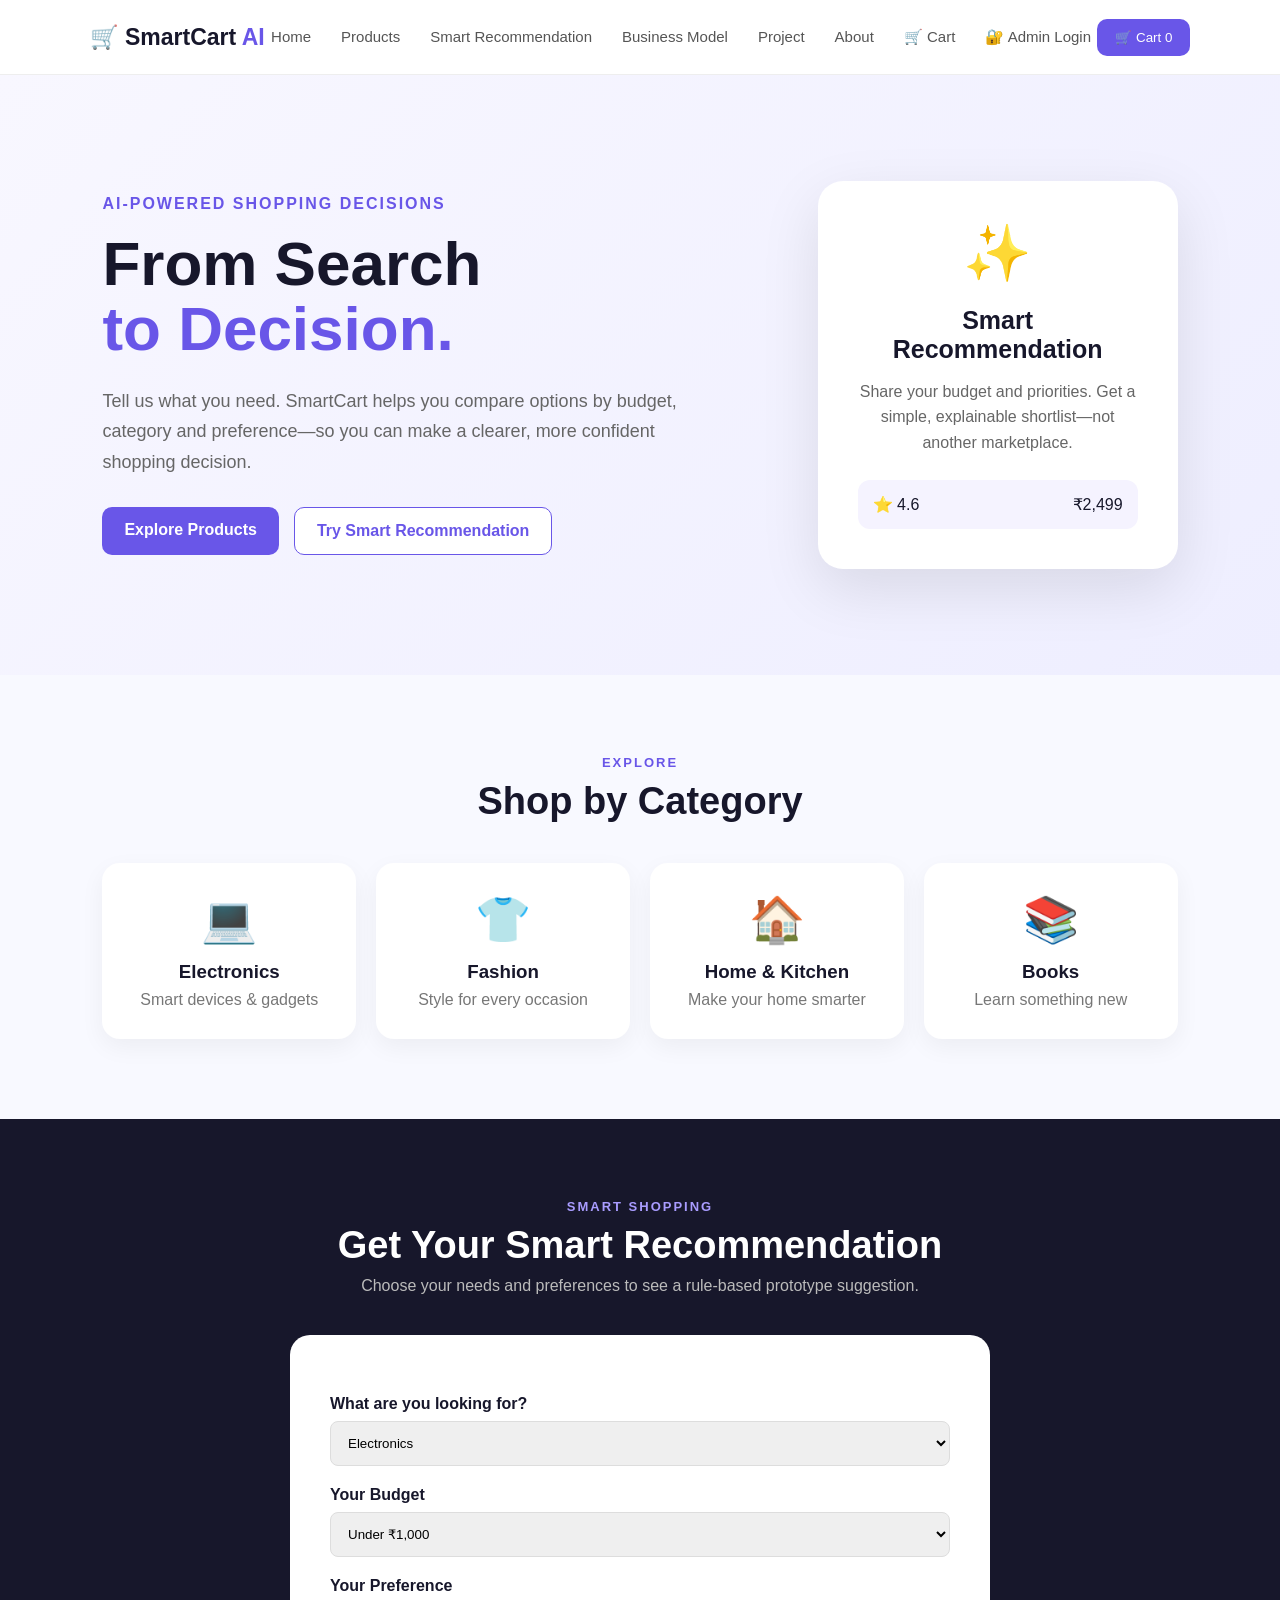
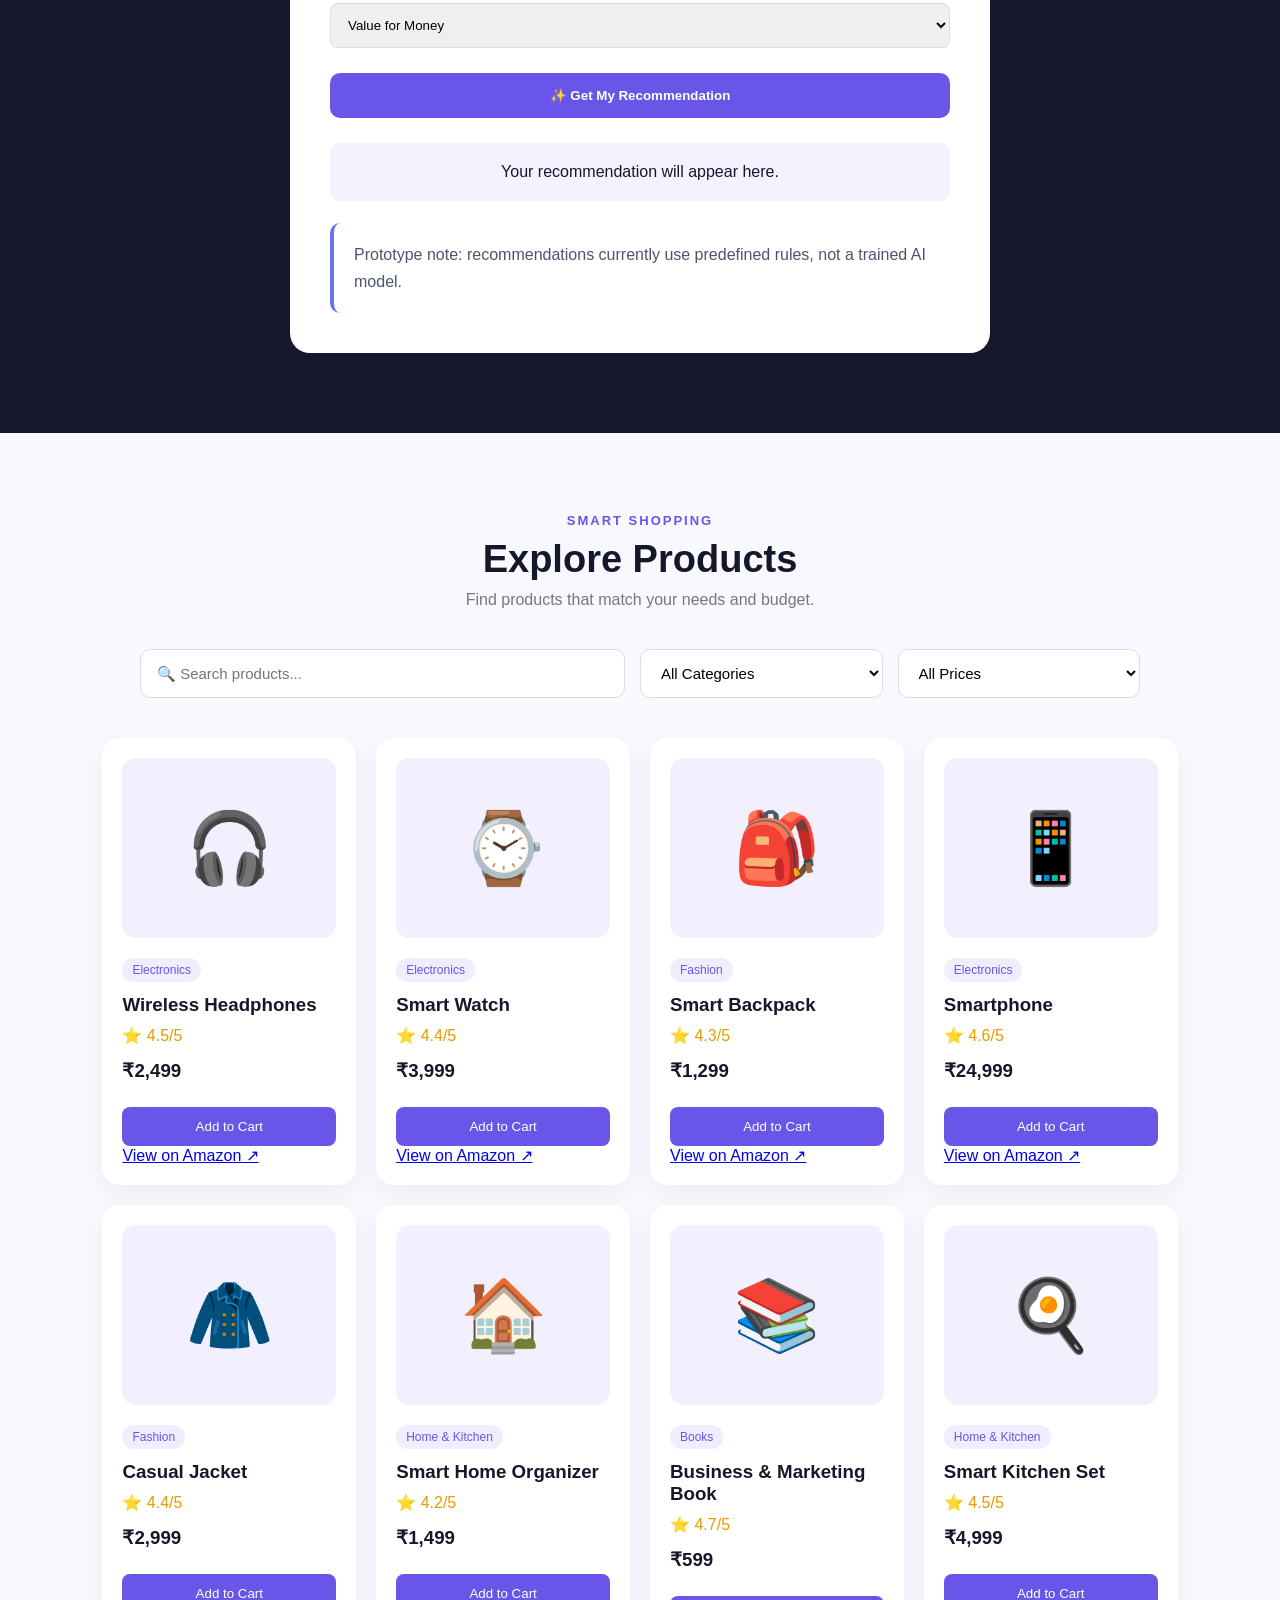
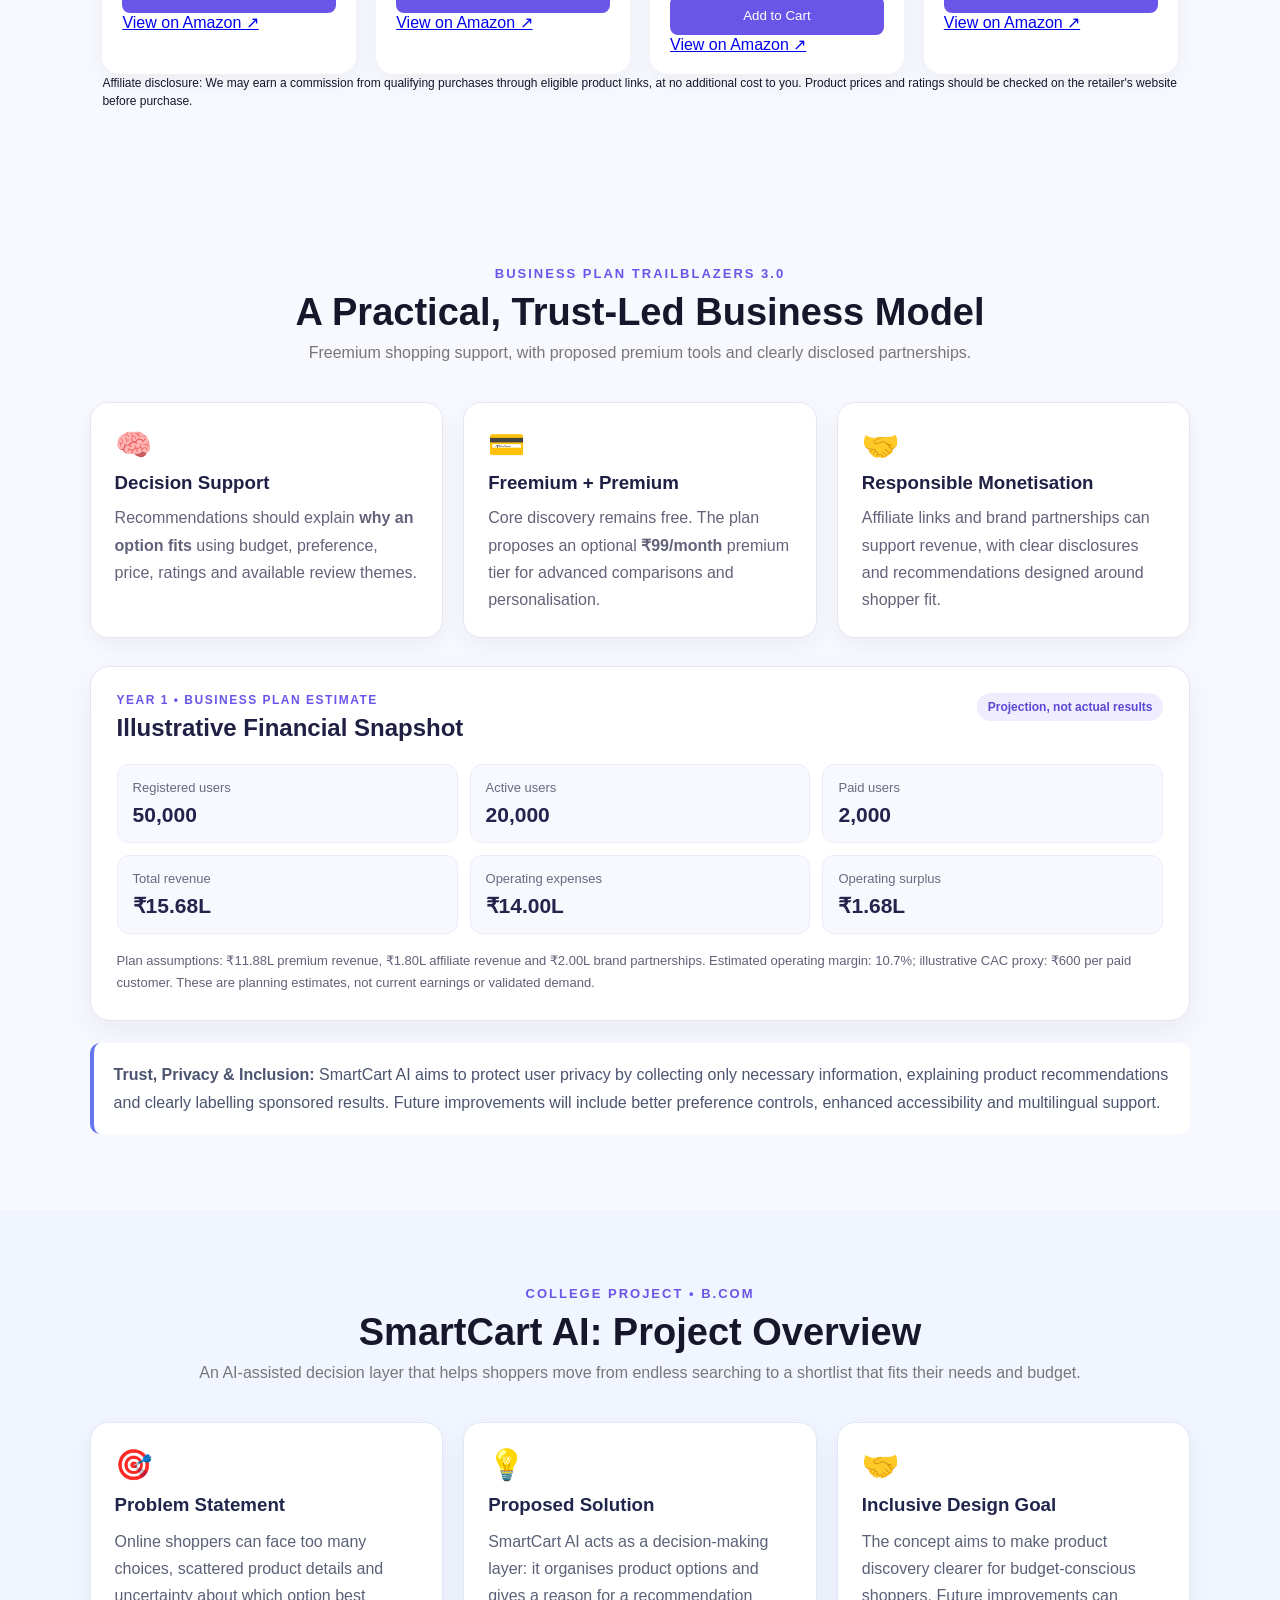
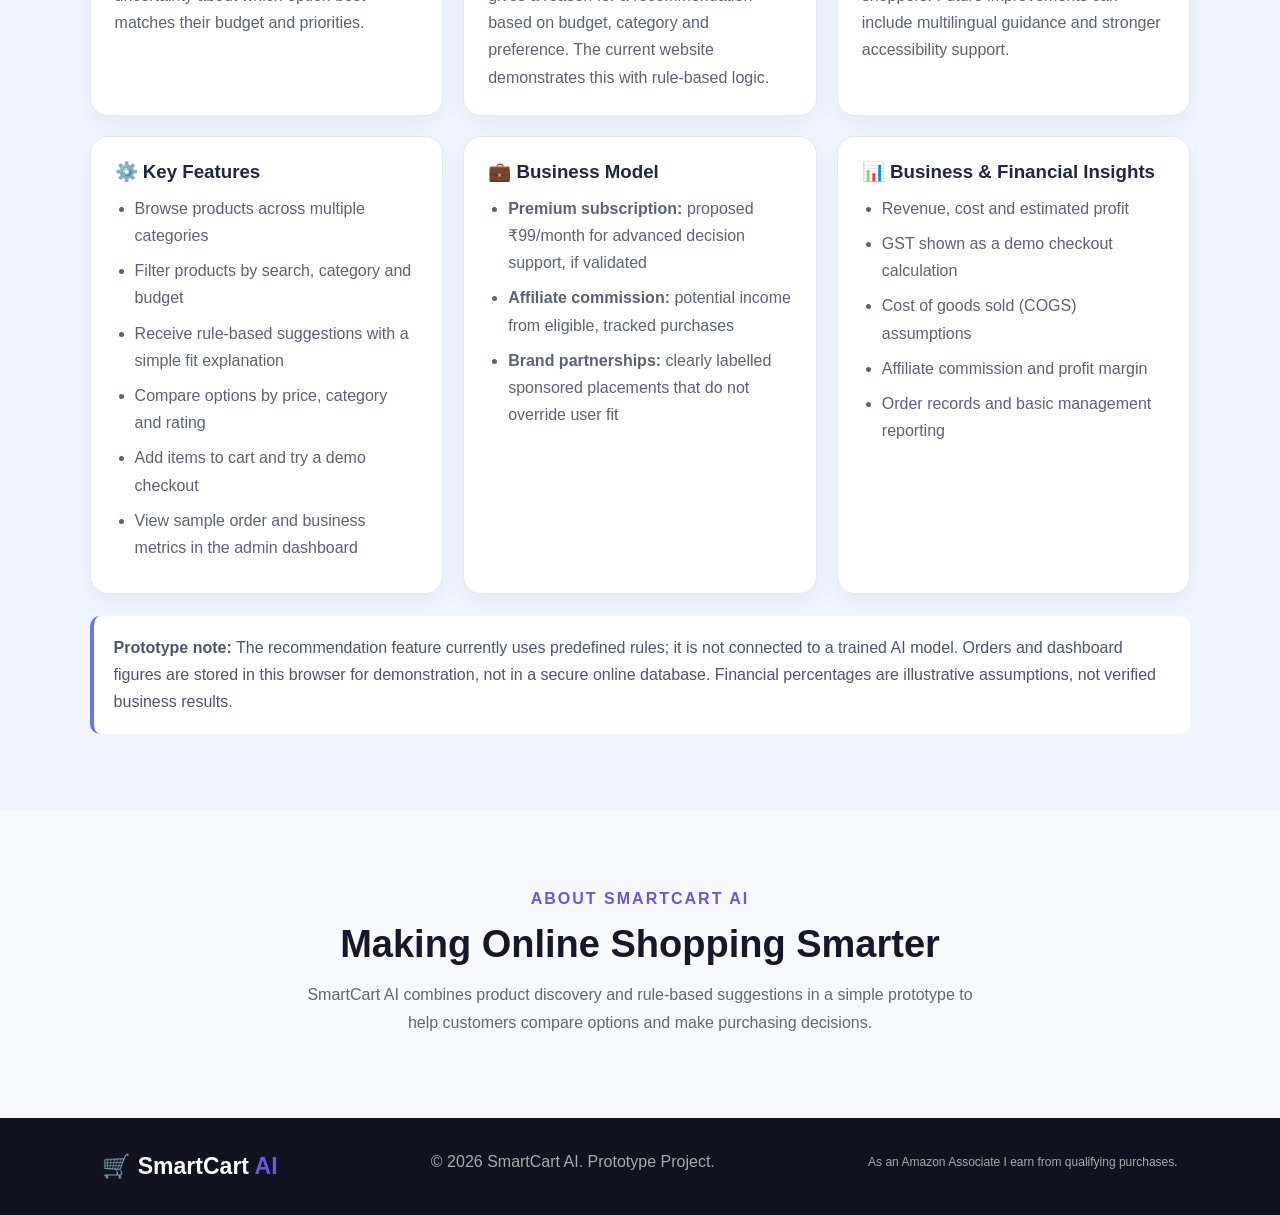
<file: index.html>
<!DOCTYPE html>
<html lang="en">
<head>
    <meta charset="UTF-8">
    <meta name="viewport" content="width=device-width, initial-scale=1.0">
    <title>SmartCart AI</title>
    <link rel="stylesheet" href="style.css">
</head>
<body>
<header class="navbar">
    <div class="logo">🛒 SmartCart <span>AI</span></div>
    <nav>
        <a href="#">Home</a>
        <a href="#products">Products</a>
        <a href="#recommendation">Smart Recommendation</a>
        <a href="#business-model">Business Model</a>
        <a href="#college-project">Project</a>
        <a href="#about">About</a>
        <a href="cart.html">🛒 Cart</a>
        <a href="admin-login.html">🔐 Admin Login</a>
    </nav>
    <button class="cart-btn" onclick="showCart()">🛒 Cart <span id="cart-count">0</span></button>
</header>

<section class="hero">
    <div class="hero-text">
        <p class="small-heading">AI-POWERED SHOPPING DECISIONS</p>
        <h1>From Search<br><span>to Decision.</span></h1>
        <p>Tell us what you need. SmartCart helps you compare options by budget, category and preference—so you can make a clearer, more confident shopping decision.</p>
        <div class="hero-buttons">
            <a href="#products" class="primary-btn">Explore Products</a>
            <a href="#recommendation" class="secondary-btn">Try Smart Recommendation</a>
        </div>
    </div>
    <div class="hero-card">
        <div class="ai-icon">✨</div>
        <h3>Smart Recommendation</h3>
        <p>Share your budget and priorities. Get a simple, explainable shortlist—not another marketplace.</p>
        <div class="recommendation-preview"><span>⭐ 4.6</span><span>₹2,499</span></div>
    </div>
</section>

<section class="categories">
    <div class="section-heading"><p>EXPLORE</p><h2>Shop by Category</h2></div>
    <div class="category-grid">
        <div class="category-card"><div>💻</div><h3>Electronics</h3><p>Smart devices &amp; gadgets</p></div>
        <div class="category-card"><div>👕</div><h3>Fashion</h3><p>Style for every occasion</p></div>
        <div class="category-card"><div>🏠</div><h3>Home &amp; Kitchen</h3><p>Make your home smarter</p></div>
        <div class="category-card"><div>📚</div><h3>Books</h3><p>Learn something new</p></div>
    </div>
</section>

<section id="recommendation" class="ai-section">
    <div class="section-heading"><p>SMART SHOPPING</p><h2>Get Your Smart Recommendation</h2><span>Choose your needs and preferences to see a rule-based prototype suggestion.</span></div>
    <div class="ai-box">
        <label for="category">What are you looking for?</label>
        <select id="category">
            <option value="electronics">Electronics</option><option value="fashion">Fashion</option>
            <option value="home">Home &amp; Kitchen</option><option value="books">Books</option>
        </select>
        <label for="budget">Your Budget</label>
        <select id="budget">
            <option value="1000">Under ₹1,000</option><option value="5000">₹1,000 - ₹5,000</option>
            <option value="10000">₹5,000 - ₹10,000</option><option value="50000">₹10,000+</option>
        </select>
        <label for="preference">Your Preference</label>
        <select id="preference">
            <option value="value">Value for Money</option><option value="rating">Best Rating</option>
            <option value="premium">Premium Quality</option><option value="price">Lowest Price</option>
        </select>
        <button class="recommend-btn" onclick="getRecommendation()">✨ Get My Recommendation</button>
        <div id="recommendation-result" class="result-box">Your recommendation will appear here.</div>
        <p class="project-note">Prototype note: recommendations currently use predefined rules, not a trained AI model.</p>
    </div>
</section>

<section id="products" class="products-section">
    <div class="section-heading"><p>SMART SHOPPING</p><h2>Explore Products</h2><span>Find products that match your needs and budget.</span></div>
    <div class="product-controls">
        <input type="text" id="searchInput" placeholder="🔍 Search products..." onkeyup="filterProducts()" aria-label="Search products">
        <select id="categoryFilter" onchange="filterProducts()" aria-label="Filter by category">
            <option value="all">All Categories</option><option value="electronics">Electronics</option>
            <option value="fashion">Fashion</option><option value="home">Home &amp; Kitchen</option><option value="books">Books</option>
        </select>
        <select id="priceFilter" onchange="filterProducts()" aria-label="Filter by maximum price">
            <option value="all">All Prices</option><option value="1000">Under ₹1,000</option>
            <option value="5000">Under ₹5,000</option><option value="10000">Under ₹10,000</option>
        </select>
    </div>
    <div class="product-grid" id="productGrid">
        <div class="product-card" data-category="electronics" data-price="2499" data-name="wireless headphones">
            <div class="product-image">🎧</div><span class="product-category">Electronics</span><h3>Wireless Headphones</h3><p class="rating">⭐ 4.5/5</p><h3>₹2,499</h3>
            <button onclick="addProductToCart('Wireless Headphones',2499)">Add to Cart</button>
            <a href="https://link.amazon/B08OMAWTj" class="amazon-btn" target="_blank" rel="sponsored noopener noreferrer" aria-label="View Wireless Headphones on Amazon">View on Amazon ↗</a>
        </div>
        <div class="product-card" data-category="electronics" data-price="3999" data-name="smart watch">
            <div class="product-image">⌚</div><span class="product-category">Electronics</span><h3>Smart Watch</h3><p class="rating">⭐ 4.4/5</p><h3>₹3,999</h3>
            <button onclick="addProductToCart('Smart Watch',3999)">Add to Cart</button>
            <a href="https://link.amazon/B07CnDCTd" class="amazon-btn" target="_blank" rel="sponsored noopener noreferrer" aria-label="View Smart Watch on Amazon">View on Amazon ↗</a>
        </div>
        <div class="product-card" data-category="fashion" data-price="1299" data-name="smart backpack">
            <div class="product-image">🎒</div><span class="product-category">Fashion</span><h3>Smart Backpack</h3><p class="rating">⭐ 4.3/5</p><h3>₹1,299</h3>
            <button onclick="addProductToCart('Smart Backpack',1299)">Add to Cart</button>
            <a href="https://link.amazon/B0a3elq27" class="amazon-btn" target="_blank" rel="sponsored noopener noreferrer" aria-label="View Smart Backpack on Amazon">View on Amazon ↗</a>
        </div>
        <div class="product-card" data-category="electronics" data-price="24999" data-name="smartphone">
            <div class="product-image">📱</div><span class="product-category">Electronics</span><h3>Smartphone</h3><p class="rating">⭐ 4.6/5</p><h3>₹24,999</h3>
            <button onclick="addProductToCart('Smartphone',24999)">Add to Cart</button>
            <a href="https://link.amazon/B01LTPc0l" class="amazon-btn" target="_blank" rel="sponsored noopener noreferrer" aria-label="View Smartphone on Amazon">View on Amazon ↗</a>
        </div>
        <div class="product-card" data-category="fashion" data-price="2999" data-name="casual jacket">
            <div class="product-image">🧥</div><span class="product-category">Fashion</span><h3>Casual Jacket</h3><p class="rating">⭐ 4.4/5</p><h3>₹2,999</h3>
            <button onclick="addProductToCart('Casual Jacket',2999)">Add to Cart</button>
            <a href="https://link.amazon/B01AerGeQ" class="amazon-btn" target="_blank" rel="sponsored noopener noreferrer" aria-label="View Casual Jacket on Amazon">View on Amazon ↗</a>
        </div>
        <div class="product-card" data-category="home" data-price="1499" data-name="home organizer">
            <div class="product-image">🏠</div><span class="product-category">Home &amp; Kitchen</span><h3>Smart Home Organizer</h3><p class="rating">⭐ 4.2/5</p><h3>₹1,499</h3>
            <button onclick="addProductToCart('Smart Home Organizer',1499)">Add to Cart</button>
            <a href="https://link.amazon/B0j19z7xU" class="amazon-btn" target="_blank" rel="sponsored noopener noreferrer" aria-label="View Smart Home Organizer on Amazon">View on Amazon ↗</a>
        </div>
        <div class="product-card" data-category="books" data-price="599" data-name="business book">
            <div class="product-image">📚</div><span class="product-category">Books</span><h3>Business &amp; Marketing Book</h3><p class="rating">⭐ 4.7/5</p><h3>₹599</h3>
            <button onclick="addProductToCart('Business & Marketing Book',599)">Add to Cart</button>
            <a href="https://link.amazon/B07b2qt5Y" class="amazon-btn" target="_blank" rel="sponsored noopener noreferrer" aria-label="View Business and Marketing Book on Amazon">View on Amazon ↗</a>
        </div>
        <div class="product-card" data-category="home" data-price="4999" data-name="smart kitchen set">
            <div class="product-image">🍳</div><span class="product-category">Home &amp; Kitchen</span><h3>Smart Kitchen Set</h3><p class="rating">⭐ 4.5/5</p><h3>₹4,999</h3>
            <button onclick="addProductToCart('Smart Kitchen Set',4999)">Add to Cart</button>
            <a href="https://link.amazon/B01hTSN9I" class="amazon-btn" target="_blank" rel="sponsored noopener noreferrer" aria-label="View Smart Kitchen Set on Amazon">View on Amazon ↗</a>
        </div>
    </div>
    <p id="noProducts" class="no-products">No products found.</p>
    <p class="amazon-disclosure">Affiliate disclosure: We may earn a commission from qualifying purchases through eligible product links, at no additional cost to you. Product prices and ratings should be checked on the retailer's website before purchase.</p>
</section>

<section id="business-model" class="business-plan-section">
    <div class="section-heading"><p>BUSINESS PLAN TRAILBLAZERS 3.0</p><h2>A Practical, Trust-Led Business Model</h2><span>Freemium shopping support, with proposed premium tools and clearly disclosed partnerships.</span></div>
    <div class="business-plan-grid">
        <article class="business-plan-card"><div class="plan-icon">🧠</div><h3>Decision Support</h3><p>Recommendations should explain <strong>why an option fits</strong> using budget, preference, price, ratings and available review themes.</p></article>
        <article class="business-plan-card"><div class="plan-icon">💳</div><h3>Freemium + Premium</h3><p>Core discovery remains free. The plan proposes an optional <strong>₹99/month</strong> premium tier for advanced comparisons and personalisation.</p></article>
        <article class="business-plan-card"><div class="plan-icon">🤝</div><h3>Responsible Monetisation</h3><p>Affiliate links and brand partnerships can support revenue, with clear disclosures and recommendations designed around shopper fit.</p></article>
    </div>
    <div class="forecast-panel">
        <div class="forecast-heading"><div><p class="forecast-eyebrow">YEAR 1 • BUSINESS PLAN ESTIMATE</p><h3>Illustrative Financial Snapshot</h3></div><span class="forecast-tag">Projection, not actual results</span></div>
        <div class="forecast-metrics">
            <div><span>Registered users</span><strong>50,000</strong></div><div><span>Active users</span><strong>20,000</strong></div><div><span>Paid users</span><strong>2,000</strong></div>
            <div><span>Total revenue</span><strong>₹15.68L</strong></div><div><span>Operating expenses</span><strong>₹14.00L</strong></div><div><span>Operating surplus</span><strong>₹1.68L</strong></div>
        </div>
        <p class="forecast-note">Plan assumptions: ₹11.88L premium revenue, ₹1.80L affiliate revenue and ₹2.00L brand partnerships. Estimated operating margin: 10.7%; illustrative CAC proxy: ₹600 per paid customer. These are planning estimates, not current earnings or validated demand.</p>
    </div>
    <p class="project-note"><strong>Trust, Privacy &amp; Inclusion:</strong> SmartCart AI aims to protect user privacy by collecting only necessary information, explaining product recommendations and clearly labelling sponsored results. Future improvements will include better preference controls, enhanced accessibility and multilingual support.</p>
</section>

<section id="college-project" class="college-project-section">
    <div class="section-heading"><p>COLLEGE PROJECT • B.COM</p><h2>SmartCart AI: Project Overview</h2><span>An AI-assisted decision layer that helps shoppers move from endless searching to a shortlist that fits their needs and budget.</span></div>
    <div class="project-intro-grid">
        <article class="project-info-card"><div class="project-icon">🎯</div><h3>Problem Statement</h3><p>Online shoppers can face too many choices, scattered product details and uncertainty about which option best matches their budget and priorities.</p></article>
        <article class="project-info-card"><div class="project-icon">💡</div><h3>Proposed Solution</h3><p>SmartCart AI acts as a decision-making layer: it organises product options and gives a reason for a recommendation based on budget, category and preference. The current website demonstrates this with rule-based logic.</p></article>
        <article class="project-info-card"><div class="project-icon">🤝</div><h3>Inclusive Design Goal</h3><p>The concept aims to make product discovery clearer for budget-conscious shoppers. Future improvements can include multilingual guidance and stronger accessibility support.</p></article>
    </div>
    <div class="project-details-grid">
        <div class="project-details-card"><h3>⚙️ Key Features</h3><ul><li>Browse products across multiple categories</li><li>Filter products by search, category and budget</li><li>Receive rule-based suggestions with a simple fit explanation</li><li>Compare options by price, category and rating</li><li>Add items to cart and try a demo checkout</li><li>View sample order and business metrics in the admin dashboard</li></ul></div>
        <div class="project-details-card"><h3>💼 Business Model</h3><ul><li><strong>Premium subscription:</strong> proposed ₹99/month for advanced decision support, if validated</li><li><strong>Affiliate commission:</strong> potential income from eligible, tracked purchases</li><li><strong>Brand partnerships:</strong> clearly labelled sponsored placements that do not override user fit</li></ul></div>
        <div class="project-details-card"><h3>📊 Business &amp; Financial Insights</h3><ul><li>Revenue, cost and estimated profit</li><li>GST shown as a demo checkout calculation</li><li>Cost of goods sold (COGS) assumptions</li><li>Affiliate commission and profit margin</li><li>Order records and basic management reporting</li></ul></div>
    </div>
    <div class="project-note"><strong>Prototype note:</strong> The recommendation feature currently uses predefined rules; it is not connected to a trained AI model. Orders and dashboard figures are stored in this browser for demonstration, not in a secure online database. Financial percentages are illustrative assumptions, not verified business results.</div>
</section>

<section id="about" class="about-section">
    <p>ABOUT SMARTCART AI</p><h2>Making Online Shopping Smarter</h2>
    <p>SmartCart AI combines product discovery and rule-based suggestions in a simple prototype to help customers compare options and make purchasing decisions.</p>
</section>

<footer>
    <div class="logo">🛒 SmartCart <span>AI</span></div>
    <p>© 2026 SmartCart AI. Prototype Project.</p>
    <p class="amazon-disclosure">As an Amazon Associate I earn from qualifying purchases.</p>
</footer>
<script src="script.js"></script>
</body>
</html>
</file>
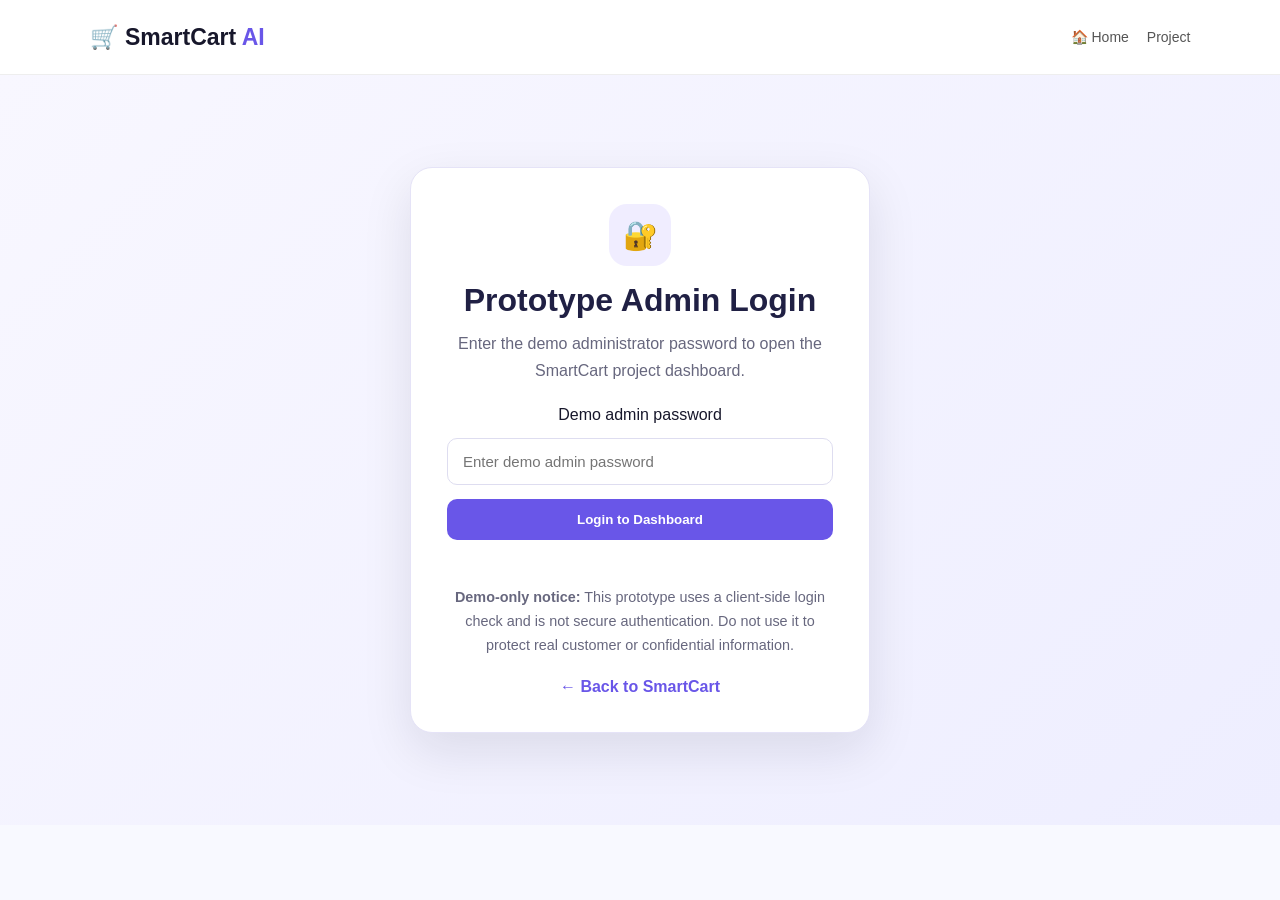
<file: admin-login.html>
<!DOCTYPE html>
<html lang="en">
<head>
    <meta charset="UTF-8">
    <meta name="viewport" content="width=device-width, initial-scale=1.0">
    <title>SmartCart AI - Admin Login</title>
    <link rel="stylesheet" href="style.css">
</head>
<body>
    <header class="navbar">
        <div class="logo">🛒 SmartCart <span>AI</span></div>
        <div class="nav-links">
            <a href="index.html">🏠 Home</a>
            <a href="index.html#college-project">Project</a>
        </div>
    </header>
    <main class="admin-login-page">
        <div class="login-card">
            <div class="login-icon">🔐</div>
            <h1>Prototype Admin Login</h1>
            <p>Enter the demo administrator password to open the SmartCart project dashboard.</p>
            <form onsubmit="event.preventDefault(); adminLogin();">
                <label for="admin-password" class="sr-only">Demo admin password</label>
                <input type="password" id="admin-password" placeholder="Enter demo admin password" autocomplete="current-password" required>
                <button type="submit" class="login-submit">Login to Dashboard</button>
            </form>
            <p id="login-message" class="login-message" aria-live="polite"></p>
            <p class="demo-password-note"><strong>Demo-only notice:</strong> This prototype uses a client-side login check and is not secure authentication. Do not use it to protect real customer or confidential information.</p>
            <a href="index.html" class="back-home">← Back to SmartCart</a>
        </div>
    </main>
    <script src="script.js"></script>
</body>
</html>
</file>
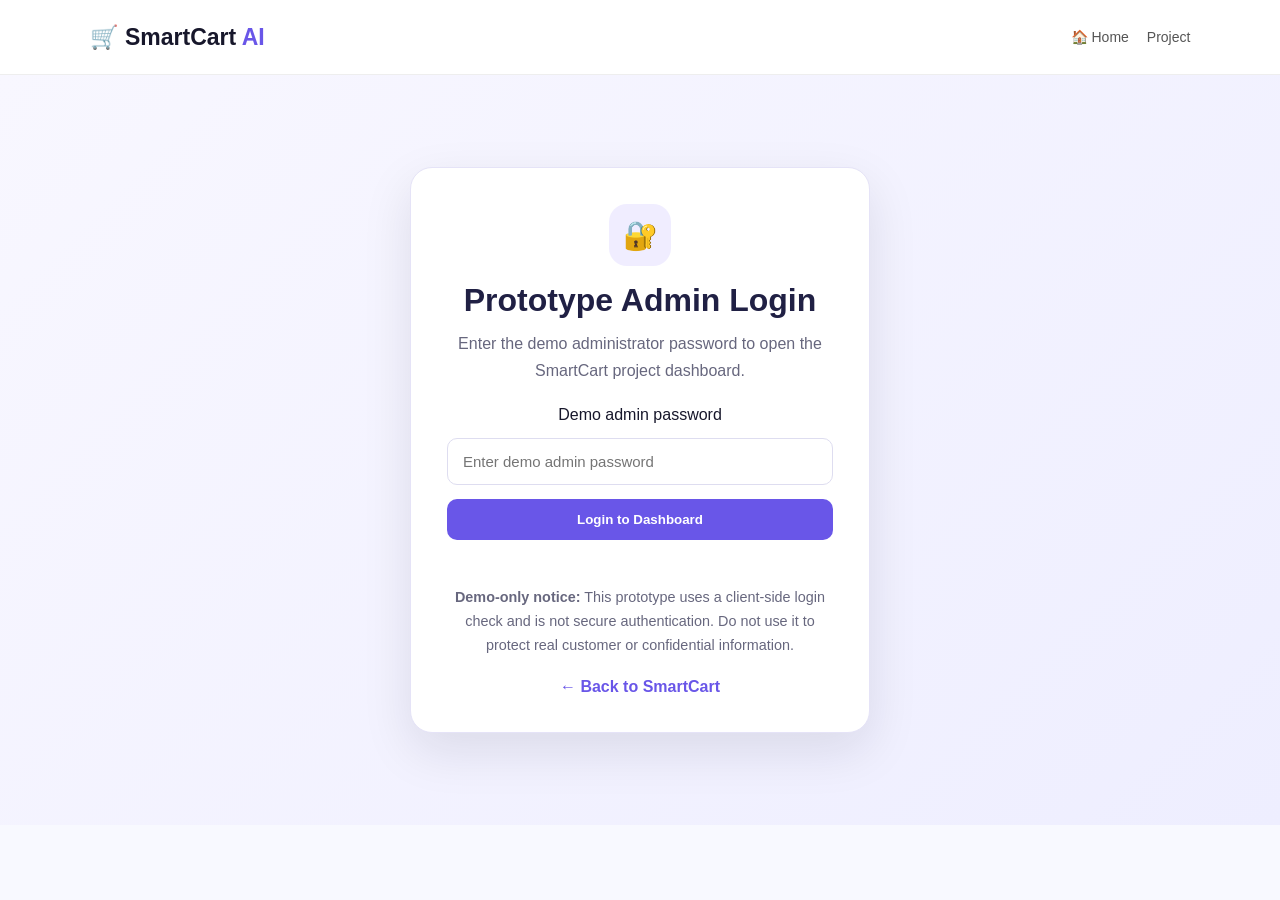
<file: admin.html>
<!DOCTYPE html>
<html lang="en">
<head>
    <meta charset="UTF-8">
    <meta name="viewport" content="width=device-width, initial-scale=1.0">
    <title>SmartCart AI - Admin Dashboard</title>
    <link rel="stylesheet" href="style.css">
</head>
<body data-page="admin">
    <nav class="navbar">
        <div class="logo">🛒 SmartCart <span>AI</span></div>
        <div class="nav-links">
            <a href="index.html">🏠 Home</a>
            <a href="cart.html">🛒 Cart</a>
            <a href="admin.html" class="active">📊 Dashboard</a>
            <button class="logout-btn" onclick="adminLogout()">Logout</button>
        </div>
    </nav>

    <main class="admin-dashboard">
        <div class="admin-welcome">
            <p class="forecast-eyebrow">BUSINESS PERFORMANCE</p>
            <h1>📊 SmartCart AI Dashboard</h1>
            <p class="dashboard-subtitle">Prototype activity and the separate Year-1 business-plan forecast.</p>
        </div>

        <section class="dashboard-section">
            <div class="dashboard-section-heading">
                <div><h2>🧾 Prototype Activity</h2><p>Demo orders stored in this browser only. These are not real business sales.</p></div>
                <span class="forecast-tag">Live local demo data</span>
            </div>
            <div class="dashboard-grid">
                <article class="dashboard-card"><h3>🛒 Demo Order Value</h3><p id="dashboard-revenue">₹0</p><small>Product subtotal before demo GST</small></article>
                <article class="dashboard-card"><h3>📋 Demo Orders</h3><p id="dashboard-orders">0</p><small>Orders saved in this browser</small></article>
                <article class="dashboard-card"><h3>📦 Units Sold</h3><p id="dashboard-products">0</p><small>Demo cart quantities</small></article>
                <article class="dashboard-card"><h3>🧾 Demo GST</h3><p id="dashboard-gst">₹0</p><small>Illustrative 18% checkout setting</small></article>
                <article class="dashboard-card"><h3>📦 Estimated COGS</h3><p id="dashboard-cogs">₹0</p><small>Assumption: 60% of subtotal</small></article>
                <article class="dashboard-card"><h3>🤝 Affiliate Equivalent</h3><p id="dashboard-affiliate">₹0</p><small>Illustrative 3%; not tracked earnings</small></article>
                <article class="dashboard-card"><h3>📈 Demo Contribution</h3><p id="dashboard-profit">₹0</p><small>Subtotal less assumed COGS</small></article>
                <article class="dashboard-card"><h3>📊 Demo Margin</h3><p id="dashboard-margin">0%</p><small>Contribution ÷ subtotal</small></article>
            </div>
            <div class="dashboard-footnote">GST is shown as an illustrative checkout calculation and should not be treated as tax advice. This prototype does not verify affiliate clicks, purchases, commissions, customer acquisition or payments.</div>
        </section>

        <section class="dashboard-section plan-dashboard-section">
            <div class="dashboard-section-heading">
                <div><h2>📈 Business Plan Forecast — Year 1</h2><p>Figures from the SmartCart AI Business Plan Trailblazers 3.0 proposal.</p></div>
                <span class="forecast-tag">Illustrative forecast</span>
            </div>
            <div class="dashboard-grid forecast-dashboard-grid">
                <article class="dashboard-card"><h3>💰 Total Projected Revenue</h3><p id="plan-revenue">₹15.68L</p><small>Premium + affiliate + brand partnerships</small></article>
                <article class="dashboard-card"><h3>💸 Operating Expenses</h3><p id="plan-expenses">₹14.00L</p><small>Proposed Year-1 operating plan</small></article>
                <article class="dashboard-card"><h3>📈 Operating Surplus</h3><p id="plan-surplus">₹1.68L</p><small>Revenue less operating expenses</small></article>
                <article class="dashboard-card"><h3>📊 Operating Margin</h3><p id="plan-margin">10.7%</p><small>Surplus ÷ projected revenue</small></article>
                <article class="dashboard-card"><h3>👥 Illustrative CAC</h3><p id="plan-cac">₹600</p><small>₹12L marketing ÷ 2,000 paid users</small></article>
                <article class="dashboard-card"><h3>💳 Premium Revenue</h3><p id="plan-premium">₹11.88L</p><small>2,000 users × ₹99 × 6 months</small></article>
                <article class="dashboard-card"><h3>🔗 Affiliate Revenue</h3><p id="plan-affiliate">₹1.80L</p><small>2,000 clicks × 20% × ₹15,000 × 3%</small></article>
                <article class="dashboard-card"><h3>🤝 Brand Partnerships</h3><p id="plan-partnerships">₹2.00L</p><small>Planning assumption</small></article>
            </div>
            <div class="forecast-assumptions">
                <h3>Year-1 user assumptions</h3>
                <div class="forecast-user-grid"><div><span>Registered</span><strong>50,000</strong></div><div><span>Active</span><strong>20,000</strong></div><div><span>Paid</span><strong>2,000</strong></div><div><span>Startup budget</span><strong>₹6.00L</strong></div></div>
                <p>These figures are projections from the business plan, not actual results. The proposal separately assumes a marketing budget of ₹1.00L/month (₹12L/year); affiliate earnings depend on verified eligible transactions. Sponsored placements should be clearly labelled.</p>
            </div>
        </section>

        <section class="business-model dashboard-section">
            <div class="dashboard-section-heading"><div><h2>💼 Revenue Model</h2><p>Multiple potential income streams, subject to product validation.</p></div></div>
            <div class="model-grid">
                <article><h3>Premium Subscription</h3><p>Proposed ₹99/month for advanced comparison and personalisation features. The paid tier should be tested with users before being treated as recurring revenue.</p></article>
                <article><h3>Affiliate Commission</h3><p>Potential commission only when eligible purchases are made through verified, tracked affiliate links. Clicks and demo cart orders are not proof of earnings.</p></article>
                <article><h3>Brand Partnerships</h3><p>Potential paid partnerships or sponsored placements. Any sponsored result must be clearly labelled and must not disguise advertising as an independent recommendation.</p></article>
            </div>
        </section>

        <section class="financial-summary dashboard-section">
            <h2>🧮 Financial Definitions</h2>
            <ul>
                <li><strong>Demo order value:</strong> sum of saved order subtotals; not SmartCart's earned revenue.</li>
                <li><strong>COGS assumption:</strong> 60% of demo subtotal for this prototype calculation only.</li>
                <li><strong>Demo contribution:</strong> demo subtotal minus assumed COGS; it excludes actual payroll, marketing, tax and other operating costs.</li>
                <li><strong>Projected operating surplus:</strong> ₹15.68L projected revenue − ₹14.00L projected operating expenses = ₹1.68L.</li>
                <li><strong>GST:</strong> the cart's 18% setting is illustrative, not a determination of the correct tax treatment.</li>
            </ul>
        </section>

        <section class="order-history dashboard-section">
            <div class="dashboard-section-heading"><div><h2>📋 Recent Demo Orders</h2><p>Local browser records; not a shared or secure database.</p></div></div>
            <div id="order-history-list"><p>No demo orders yet.</p></div>
        </section>
        <a href="index.html" class="dashboard-home-btn">← Back to SmartCart</a>
    </main>

    <footer><div class="logo">🛒 SmartCart <span>AI</span></div><p>College Project Prototype • 2026</p><p class="amazon-disclosure">As an Amazon Associate I earn from qualifying purchases.</p></footer>
    <script src="script.js"></script>
</body>
</html>
</file>
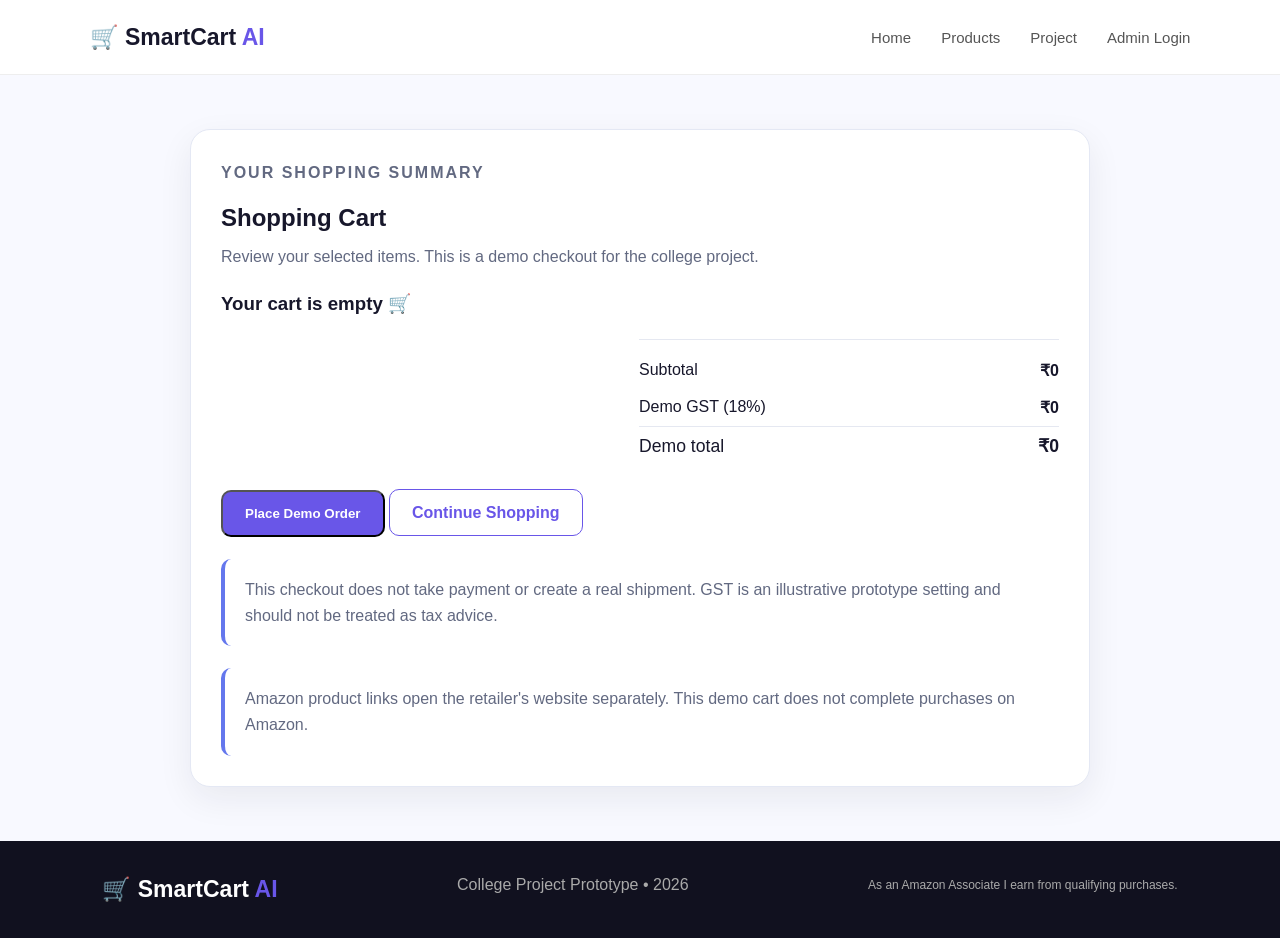
<file: cart.html>
<!DOCTYPE html>
<html lang="en">
<head>
<meta charset="UTF-8">
<meta name="viewport" content="width=device-width, initial-scale=1.0">
<title>SmartCart AI - Cart</title>
<link rel="stylesheet" href="style.css">
</head>
<body>
<header class="navbar">
  <div class="logo">🛒 SmartCart <span>AI</span></div>
  <nav>
    <a href="index.html">Home</a>
    <a href="index.html#products">Products</a>
    <a href="index.html#college-project">Project</a>
    <a href="admin-login.html">Admin Login</a>
  </nav>
</header>
<main class="cart-page">
  <section class="cart-panel">
    <p class="small-heading">YOUR SHOPPING SUMMARY</p>
    <h1>Shopping Cart</h1>
    <p>Review your selected items. This is a demo checkout for the college project.</p>
    <div id="cart-items" class="cart-items"><p>Your cart is loading…</p></div>
    <div class="cart-summary">
      <div><span>Subtotal</span><strong id="subtotal">₹0</strong></div>
      <div><span>Demo GST (18%)</span><strong id="gst">₹0</strong></div>
      <div class="cart-total"><span>Demo total</span><strong id="total">₹0</strong></div>
    </div>
    <button class="primary-btn" onclick="checkout()">Place Demo Order</button>
    <a class="secondary-btn" href="index.html#products">Continue Shopping</a>
    <p class="project-note">This checkout does not take payment or create a real shipment. GST is an illustrative prototype setting and should not be treated as tax advice.</p>
    <p class="project-note">Amazon product links open the retailer's website separately. This demo cart does not complete purchases on Amazon.</p>
  </section>
</main>
<footer>
  <div class="logo">🛒 SmartCart <span>AI</span></div>
  <p>College Project Prototype • 2026</p>
  <p class="amazon-disclosure">As an Amazon Associate I earn from qualifying purchases.</p>
</footer>
<script src="script.js"></script>
</body>
</html>
</file>
<file: style.css>
* {
    margin: 0;
    padding: 0;
    box-sizing: border-box;
}


html {
    scroll-behavior: smooth;
}


body {
    font-family: Arial, sans-serif;
    background: #f8f9ff;
    color: #17172b;
}


/* NAVBAR */

.navbar {
    height: 75px;
    display: flex;
    align-items: center;
    justify-content: space-between;
    padding: 0 7%;
    background: white;
    border-bottom: 1px solid #eeeeee;
    position: sticky;
    top: 0;
    z-index: 1000;
}


.logo {
    font-size: 23px;
    font-weight: bold;
}


.logo span {
    color: #6956e8;
}


nav {
    display: flex;
    gap: 30px;
}


nav a {
    text-decoration: none;
    color: #555;
    font-size: 15px;
}


nav a:hover {
    color: #6956e8;
}


.cart-btn {
    border: none;
    background: #6956e8;
    color: white;
    padding: 11px 18px;
    border-radius: 10px;
    cursor: pointer;
}


/* HERO */

.hero {
    min-height: 600px;
    padding: 80px 8%;
    display: flex;
    align-items: center;
    justify-content: space-between;
    gap: 50px;
    background: linear-gradient(135deg, #f8f7ff, #eeeeff);
}


.hero-text {
    max-width: 600px;
}


.small-heading {
    color: #6956e8;
    font-weight: bold;
    letter-spacing: 2px;
    margin-bottom: 18px;
}


.hero h1 {
    font-size: 62px;
    line-height: 1.05;
    margin-bottom: 25px;
}


.hero h1 span {
    color: #6956e8;
}


.hero-text > p:not(.small-heading) {
    color: #666;
    font-size: 18px;
    line-height: 1.7;
}


.hero-buttons {
    margin-top: 30px;
    display: flex;
    gap: 15px;
}


.primary-btn,
.secondary-btn {
    padding: 14px 22px;
    border-radius: 10px;
    text-decoration: none;
    font-weight: bold;
}


.primary-btn {
    background: #6956e8;
    color: white;
}


.secondary-btn {
    background: white;
    color: #6956e8;
    border: 1px solid #6956e8;
}


/* HERO CARD */

.hero-card {
    width: 360px;
    padding: 40px;
    background: white;
    border-radius: 25px;
    box-shadow: 0 20px 60px rgba(0,0,0,0.10);
    text-align: center;
}


.ai-icon {
    font-size: 55px;
    margin-bottom: 20px;
}


.hero-card h3 {
    font-size: 25px;
    margin-bottom: 15px;
}


.hero-card p {
    color: #666;
    line-height: 1.6;
}


.recommendation-preview {
    margin-top: 25px;
    padding: 15px;
    background: #f5f3ff;
    border-radius: 12px;
    display: flex;
    justify-content: space-between;
}


/* SECTIONS */

section {
    padding: 80px 8%;
}


.section-heading {
    text-align: center;
    margin-bottom: 40px;
}


.section-heading p {
    color: #6956e8;
    font-size: 13px;
    font-weight: bold;
    letter-spacing: 2px;
    margin-bottom: 10px;
}


.section-heading h2 {
    font-size: 38px;
    margin-bottom: 10px;
}


.section-heading span {
    color: #777;
}


/* CATEGORIES */

.category-grid {
    display: grid;
    grid-template-columns: repeat(4, 1fr);
    gap: 20px;
}


.category-card {
    background: white;
    padding: 30px;
    border-radius: 18px;
    text-align: center;
    box-shadow: 0 8px 25px rgba(0,0,0,0.05);
}


.category-card div {
    font-size: 45px;
    margin-bottom: 15px;
}


.category-card p {
    color: #777;
    margin-top: 8px;
}


/* AI SECTION */

.ai-section {
    background: #17172b;
    color: white;
}


.ai-section .section-heading p {
    color: #a99cff;
}


.ai-section .section-heading span {
    color: #bbb;
}


.ai-box {
    max-width: 700px;
    margin: auto;
    background: white;
    color: #17172b;
    padding: 40px;
    border-radius: 20px;
}


.ai-box label {
    display: block;
    margin-top: 20px;
    margin-bottom: 8px;
    font-weight: bold;
}


.ai-box select {
    width: 100%;
    padding: 13px;
    border: 1px solid #ddd;
    border-radius: 8px;
}


.recommend-btn {
    width: 100%;
    margin-top: 25px;
    padding: 15px;
    border: none;
    border-radius: 10px;
    background: #6956e8;
    color: white;
    font-weight: bold;
    cursor: pointer;
}


.result-box {
    margin-top: 25px;
    padding: 20px;
    background: #f4f2ff;
    border-radius: 10px;
    text-align: center;
}


/* PRODUCTS */

.products-section {
    background: #f8f9ff;
}


.product-grid {
    display: grid;
    grid-template-columns: repeat(4, 1fr);
    gap: 20px;
}


.product-card {
    background: white;
    padding: 20px;
    border-radius: 18px;
    box-shadow: 0 8px 25px rgba(0,0,0,0.05);
}


.product-image {
    height: 180px;
    display: flex;
    align-items: center;
    justify-content: center;
    background: #f2f0ff;
    border-radius: 14px;
    font-size: 70px;
    margin-bottom: 20px;
}


.product-card h3 {
    margin-bottom: 10px;
}


.rating {
    color: #e99b00;
    margin-bottom: 15px;
}


.product-card button {
    width: 100%;
    padding: 12px;
    margin-top: 15px;
    border: none;
    border-radius: 8px;
    background: #6956e8;
    color: white;
    cursor: pointer;
}


/* ABOUT */

.about-section {
    text-align: center;
    max-width: 900px;
    margin: auto;
}


.about-section > p:first-child {
    color: #6956e8;
    font-weight: bold;
    letter-spacing: 2px;
}


.about-section h2 {
    font-size: 38px;
    margin: 15px 0;
}


.about-section p:last-child {
    color: #666;
    line-height: 1.8;
}


/* FOOTER */

footer {
    padding: 35px 8%;
    background: #11111f;
    color: white;
    display: flex;
    justify-content: space-between;
}


footer p {
    color: #aaa;
}


/* MOBILE */

@media (max-width: 900px) {

    nav {
        display: none;
    }

    .hero {
        flex-direction: column;
        text-align: center;
    }

    .hero h1 {
        font-size: 45px;
    }

    .hero-buttons {
        justify-content: center;
        flex-wrap: wrap;
    }

    .category-grid,
    .product-grid {
        grid-template-columns: repeat(2, 1fr);
    }

}


@media (max-width: 600px) {

    .category-grid,
    .product-grid {
        grid-template-columns: 1fr;
    }

    .hero-card {
        width: 100%;
    }

    footer {
        flex-direction: column;
        gap: 15px;
    }

}

/* PRODUCT CONTROLS */

.product-controls {
    max-width: 1000px;
    margin: 0 auto 40px;

    display: grid;
    grid-template-columns:
        2fr 1fr 1fr;

    gap: 15px;
}


.product-controls input,
.product-controls select {

    width: 100%;

    padding: 14px 16px;

    border: 1px solid #ddd;

    border-radius: 10px;

    background: white;

    font-size: 15px;

    outline: none;
}


.product-controls input:focus,
.product-controls select:focus {

    border-color: #6956e8;

    box-shadow:
        0 0 0 3px
        rgba(105, 86, 232, 0.10);
}


.product-category {

    display: inline-block;

    background: #f0edff;

    color: #6956e8;

    padding: 5px 10px;

    border-radius: 20px;

    font-size: 12px;

    margin-bottom: 12px;
}


.no-products {

    display: none;

    text-align: center;

    color: #777;

    margin-top: 30px;
}


@media (max-width: 700px) {

    .product-controls {

        grid-template-columns: 1fr;

    }

}

/* COLLEGE PROJECT SECTION */
.college-project-section { padding: 76px 7%; background: #f1f5ff; }
.project-intro-grid, .project-details-grid { display: grid; grid-template-columns: repeat(3, minmax(0, 1fr)); gap: 20px; margin-top: 28px; }
.project-info-card, .project-details-card { background: #fff; border: 1px solid #e1e7f5; border-radius: 18px; padding: 24px; box-shadow: 0 8px 24px rgba(23, 23, 43, .05); }
.project-icon { font-size: 30px; margin-bottom: 12px; }
.project-info-card h3, .project-details-card h3 { margin-bottom: 12px; color: #20254b; }
.project-info-card p, .project-details-card li { color: #5b6178; line-height: 1.7; }
.project-details-grid { margin-top: 20px; }
.project-details-card ul { padding-left: 20px; }
.project-details-card li { margin: 8px 0; }
.project-note { margin-top: 22px; padding: 18px 20px; border-left: 4px solid #6477ed; background: #fff; border-radius: 10px; color: #4c5470; line-height: 1.7; }
.cart-page { min-height: 65vh; padding: 54px 7%; background: #f8f9ff; }
.cart-panel { max-width: 900px; margin: 0 auto; padding: 30px; background: #fff; border: 1px solid #e4e8f4; border-radius: 20px; box-shadow: 0 12px 35px rgba(23, 23, 43, .07); }
.cart-panel h1 { margin: 8px 0 12px; }
.cart-panel > p { line-height: 1.6; color: #626981; }
.cart-items { margin: 24px 0; }
.cart-summary { max-width: 420px; margin: 18px 0 24px auto; border-top: 1px solid #e5e8f1; padding-top: 12px; }
.cart-summary > div { display: flex; justify-content: space-between; gap: 20px; padding: 9px 0; }
.cart-total { border-top: 1px solid #e5e8f1; font-size: 1.1rem; }
.demo-password-note { margin-top: 14px; font-size: .9rem; color: #5c6277; line-height: 1.6; }
.demo-password-note code { background: #eef1ff; padding: 3px 6px; border-radius: 5px; }
@media (max-width: 850px) { .project-intro-grid, .project-details-grid { grid-template-columns: 1fr; } .college-project-section { padding: 54px 5%; } .cart-page { padding: 32px 5%; } .cart-panel { padding: 22px; } }

/* BUSINESS PLAN SNAPSHOT — keeps the original purple visual language */
.business-plan-section { padding: 76px 7%; background: #f8f9ff; }
.business-plan-grid { display: grid; grid-template-columns: repeat(3, minmax(0, 1fr)); gap: 20px; margin: 28px 0; }
.business-plan-card { padding: 24px; background: #fff; border: 1px solid #e5e5f3; border-radius: 18px; box-shadow: 0 8px 24px rgba(23,23,43,.05); }
.business-plan-card h3 { margin: 10px 0; color: #202044; }
.business-plan-card p { color: #62627a; line-height: 1.7; }
.plan-icon { font-size: 30px; }
.forecast-panel { background: #fff; border: 1px solid #e3e4f5; border-radius: 20px; padding: 26px; box-shadow: 0 12px 32px rgba(23,23,43,.06); }
.forecast-heading, .dashboard-section-heading { display: flex; justify-content: space-between; align-items: flex-start; gap: 18px; flex-wrap: wrap; }
.forecast-heading h3 { margin-top: 7px; font-size: 24px; color: #202044; }
.forecast-eyebrow { color: #6956e8; font-size: 12px; font-weight: 800; letter-spacing: 1.5px; }
.forecast-tag { display: inline-block; padding: 7px 11px; border-radius: 20px; background: #f0edff; color: #5b49d4; font-size: 12px; font-weight: 700; }
.forecast-metrics { display: grid; grid-template-columns: repeat(3, minmax(0, 1fr)); gap: 12px; margin: 22px 0 16px; }
.forecast-metrics > div, .forecast-user-grid > div { background: #f8f8ff; border: 1px solid #ecebfa; border-radius: 12px; padding: 15px; }
.forecast-metrics span, .forecast-user-grid span { display: block; color: #696980; font-size: 13px; margin-bottom: 8px; }
.forecast-metrics strong, .forecast-user-grid strong { color: #25234c; font-size: 21px; }
.forecast-note { color: #606078; line-height: 1.7; font-size: 13px; }

/* ADMIN DASHBOARD */
.admin-dashboard { max-width: 1240px; margin: 0 auto; padding: 42px 5% 64px; color: #17172b; }
.admin-welcome { margin-bottom: 30px; padding: 28px; background: linear-gradient(135deg, #f8f7ff, #eeeeff); border: 1px solid #e4e1ff; border-radius: 20px; }
.admin-welcome h1 { margin: 8px 0 10px; font-size: clamp(27px, 3vw, 36px); }
.dashboard-subtitle { color: #65657c; line-height: 1.6; }
.dashboard-section { margin: 28px 0; padding: 26px; background: #fff; border: 1px solid #e6e7f2; border-radius: 20px; box-shadow: 0 8px 28px rgba(23,23,43,.045); }
.dashboard-section-heading { margin-bottom: 22px; }
.dashboard-section-heading h2 { font-size: 23px; margin-bottom: 7px; }
.dashboard-section-heading p { color: #68687f; line-height: 1.55; }
.dashboard-grid { display: grid; grid-template-columns: repeat(4, minmax(0, 1fr)); gap: 15px; }
.dashboard-card { position: relative; min-width: 0; padding: 20px; border: 1px solid #e7e6f7; border-radius: 16px; background: linear-gradient(145deg, #fff, #faf9ff); box-shadow: 0 7px 20px rgba(23,23,43,.045); }
.dashboard-card h3 { color: #62627a; font-size: 13px; line-height: 1.5; font-weight: 700; margin-bottom: 14px; }
.dashboard-card p { color: #2d286e; font-size: clamp(20px, 2.1vw, 27px); font-weight: 800; overflow-wrap: anywhere; }
.dashboard-card small { display: block; color: #7b7b91; line-height: 1.5; margin-top: 9px; }
.dashboard-footnote { margin-top: 17px; padding: 14px 16px; border-left: 4px solid #6956e8; background: #f8f7ff; border-radius: 8px; color: #62627a; font-size: 13px; line-height: 1.7; }
.forecast-dashboard-grid .dashboard-card { border-top: 3px solid #6956e8; }
.forecast-assumptions { margin-top: 22px; padding: 20px; background: #f8f7ff; border-radius: 14px; }
.forecast-assumptions h3 { margin-bottom: 14px; }
.forecast-user-grid { display: grid; grid-template-columns: repeat(4, minmax(0,1fr)); gap: 12px; margin-bottom: 15px; }
.forecast-assumptions p { color: #64647a; font-size: 13px; line-height: 1.7; }
.business-model .model-grid { display: grid; grid-template-columns: repeat(3, minmax(0,1fr)); gap: 16px; }
.business-model .model-grid article { padding: 20px; background: #faf9ff; border: 1px solid #e8e6f8; border-radius: 14px; }
.business-model .model-grid h3 { margin-bottom: 10px; }
.business-model .model-grid p { color: #62627a; line-height: 1.7; }
.financial-summary ul { padding-left: 22px; }
.financial-summary li { color: #62627a; line-height: 1.75; margin: 8px 0; }
.order-row { display: grid; grid-template-columns: 1.5fr 1fr auto; gap: 18px; align-items: center; padding: 15px 0; border-bottom: 1px solid #ededf5; }
.order-row:last-child { border-bottom: 0; }
.order-row > div { display: flex; flex-direction: column; gap: 5px; }
.order-row span { color: #73738a; font-size: 13px; }
.order-status { color: #6956e8; font-size: 13px; font-weight: 700; }
.dashboard-home-btn { display: inline-block; margin-top: 4px; padding: 13px 18px; border-radius: 10px; background: #6956e8; color: #fff; text-decoration: none; font-weight: 700; }
.logout-btn { padding: 9px 13px; border: 0; border-radius: 8px; background: #f0edff; color: #5948d2; cursor: pointer; font-weight: 700; }

@media (max-width: 980px) {
  .dashboard-grid { grid-template-columns: repeat(2, minmax(0,1fr)); }
  .business-plan-grid, .business-model .model-grid { grid-template-columns: 1fr; }
}
@media (max-width: 650px) {
  .business-plan-section { padding: 52px 5%; }
  .forecast-panel, .dashboard-section { padding: 18px; }
  .forecast-metrics { grid-template-columns: repeat(2, minmax(0,1fr)); }
  .forecast-user-grid { grid-template-columns: repeat(2, minmax(0,1fr)); }
  .dashboard-grid { grid-template-columns: repeat(2, minmax(0,1fr)); gap: 10px; }
  .dashboard-card { padding: 14px; }
  .dashboard-card h3 { font-size: 12px; }
  .dashboard-card p { font-size: 20px; }
  .order-row { grid-template-columns: 1fr; gap: 10px; }
  .admin-dashboard { padding: 25px 4% 42px; }
}

/* Shared navigation links and demo admin login */
.nav-links { display: flex; align-items: center; gap: 18px; }
.nav-links a { color: #555; text-decoration: none; font-size: 14px; }
.nav-links a:hover, .nav-links a.active { color: #6956e8; }
.admin-login-page { min-height: calc(100vh - 150px); display: grid; place-items: center; padding: 46px 20px; background: linear-gradient(135deg, #f8f7ff, #eeeeff); }
.login-card { width: min(100%, 460px); padding: 36px; text-align: center; background: #fff; border: 1px solid #e5e3f7; border-radius: 22px; box-shadow: 0 18px 50px rgba(23,23,43,.10); }
.login-icon { width: 62px; height: 62px; display: grid; place-items: center; margin: 0 auto 16px; border-radius: 18px; background: #f0edff; font-size: 28px; }
.login-card h1 { margin-bottom: 12px; color: #202044; }
.login-card > p { color: #67677e; line-height: 1.65; }
.login-card form { display: grid; gap: 14px; margin: 22px 0 12px; }
.login-card input { width: 100%; padding: 14px 15px; border: 1px solid #deddf0; border-radius: 10px; font-size: 15px; }
.login-card input:focus { outline: none; border-color: #6956e8; box-shadow: 0 0 0 3px rgba(105,86,232,.12); }
.login-submit { padding: 13px 16px; border: 0; border-radius: 10px; background: #6956e8; color: #fff; font-weight: 700; cursor: pointer; }
.login-message { min-height: 20px; color: #b42318 !important; font-size: 13px; }
.back-home { display: inline-block; margin-top: 20px; color: #6956e8; text-decoration: none; font-weight: 700; }
.amazon-disclosure { font-size: 12px; line-height: 1.5; }
@media (max-width: 900px) { .nav-links { gap: 10px; } .nav-links a { font-size: 13px; } }
@media (max-width: 600px) { .nav-links { flex-wrap: wrap; justify-content: flex-end; } .login-card { padding: 26px 20px; } }
</file>
